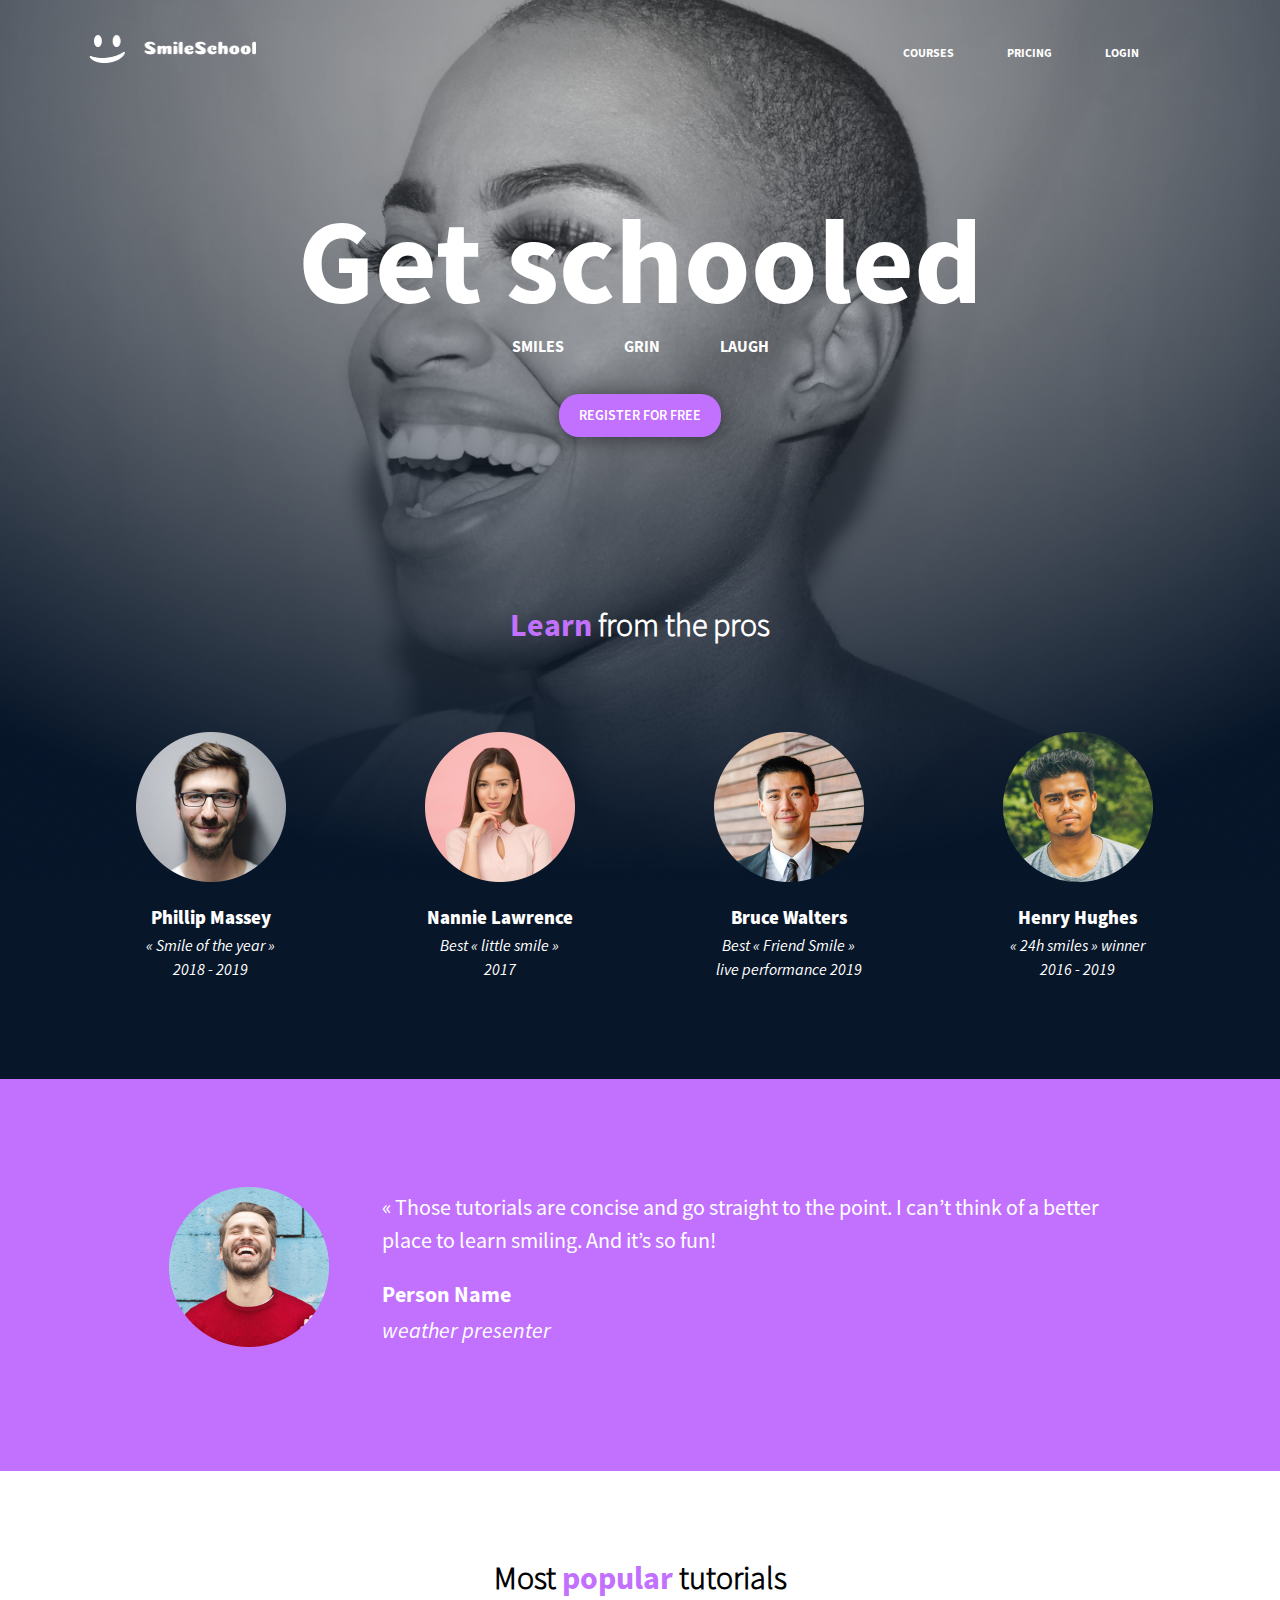
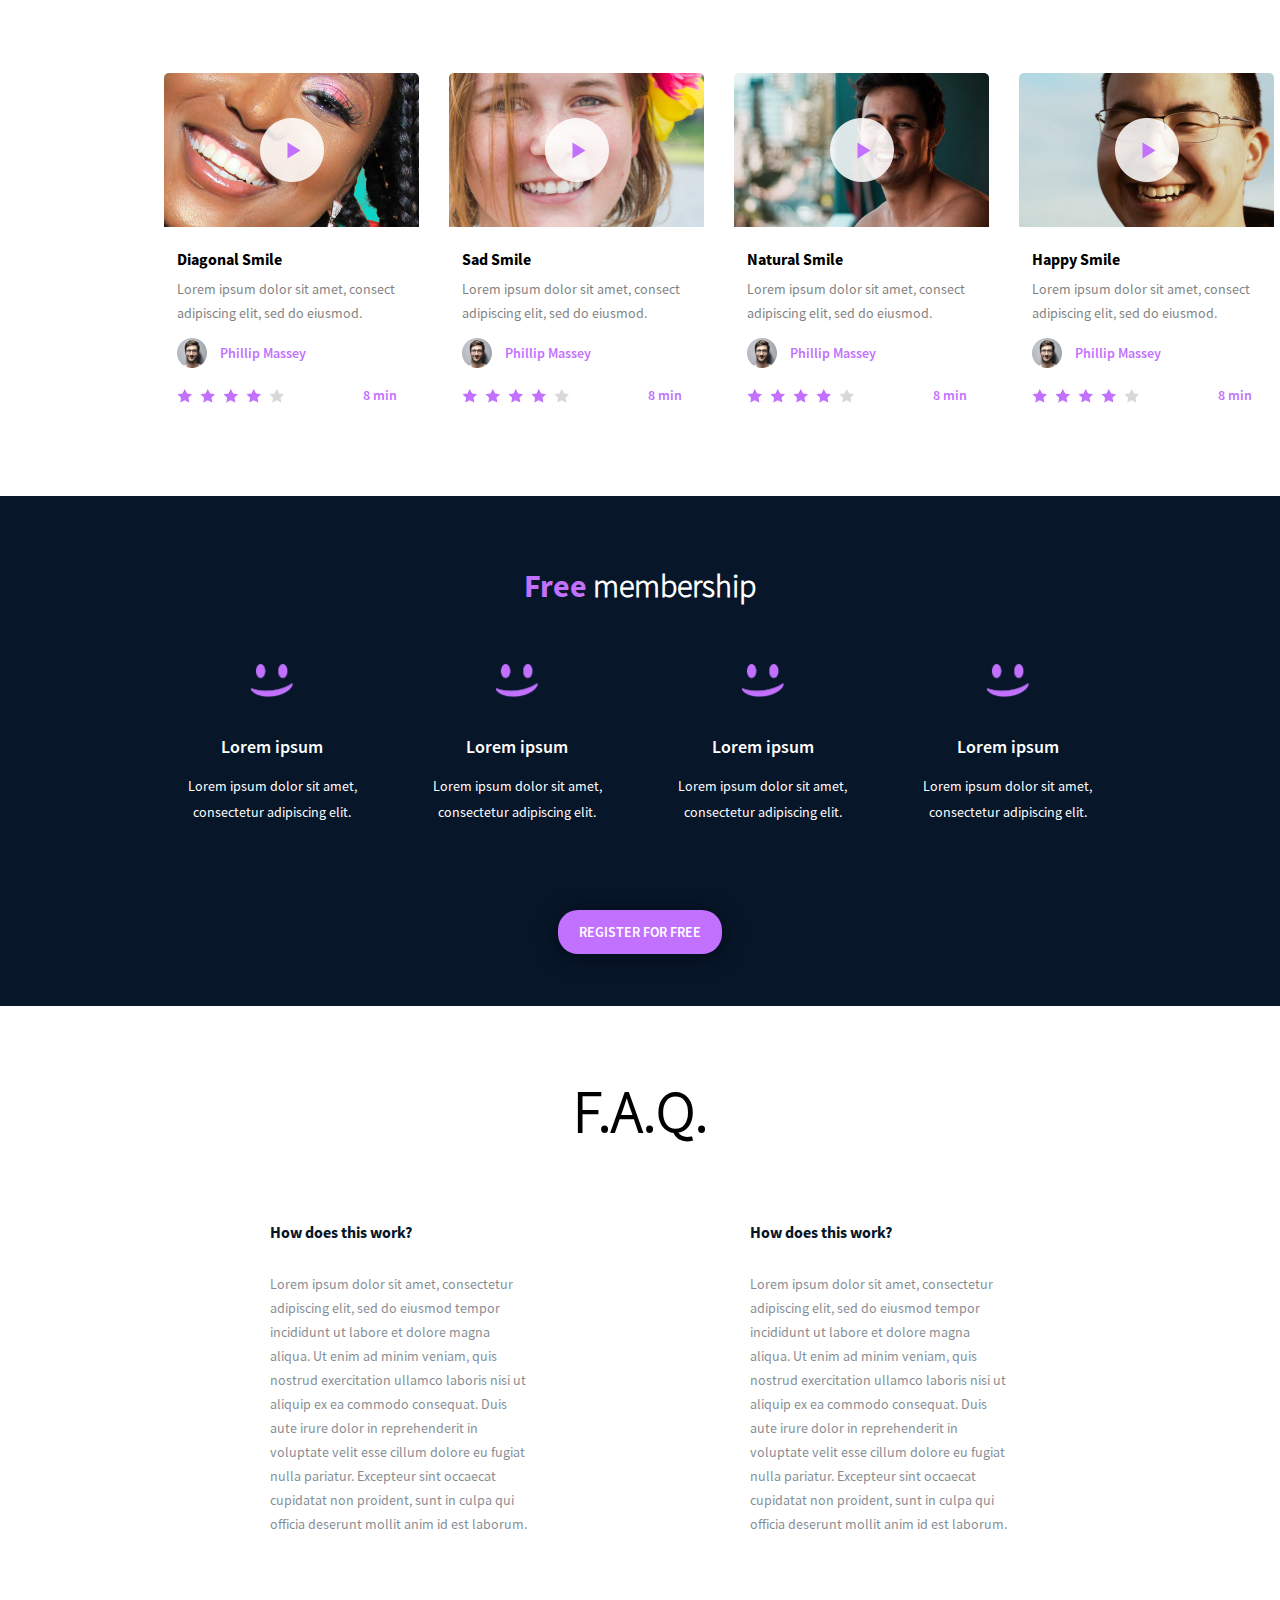
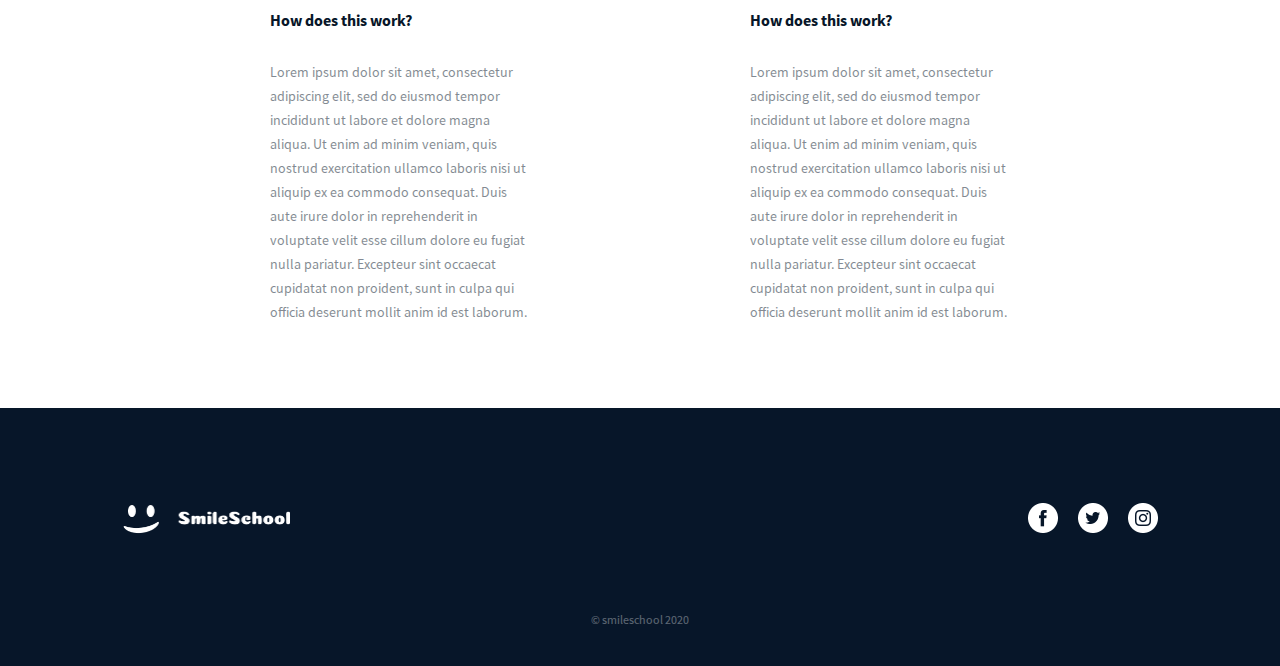
<file: css_advanced/index.html>
<!DOCTYPE HTML>
<html lang="en">
<head>
  <meta charset="UTF-8">
  <meta name="viewport" content="width=device-width, initial-scale=1.0">
  <link rel="stylesheet" href="styles.css" >
  <title>Home</title>
</head>
<body>
  <header class="header">
    <div>
      <a href="#"><img class="logo" src="./images/logo.png" alt="logo"></a>
      <div class="navsec">
        <a href="#">COURSES</a>
        <a href="#">PRICING</a>
        <a href="#">LOGIN</a>
      </div>
    </div>
  </header>
  
  <main id="main">
    <section class="banner"> <!-- Banner section -->
      <div class="top-div">
        <h1>Get schooled</h1>
        <p>SMILES GRIN LAUGH</p>
        <button>REGISTER FOR FREE</button>
      </div>
      
      <div class="bottom-div">
        <h2><span>Learn</span> from the pros</h2>
        <div class="persons">
          <div>
            <img src="./images/avatar1.png" alt="avatar1">
            <h3>Phillip Massey</h3>
            <p>« Smile of the year » 2018 - 2019</p>
          </div>
          <div>
            <img src="./images/avatar2.png" alt="avatar2">
            <h3>Nannie Lawrence</h3>
            <p>Best « little smile » 2017</p>
          </div>
          <div>
            <img src="./images/avatar3.png" alt="avatar3">
            <h3>Bruce Walters</h3>
            <p>Best « Friend Smile » live performance 2019</p>
          </div>
          <div>
            <img src="./images/avatar4.png" alt="avatar4">
            <h3>Henry Hughes</h3>
            <p>« 24h smiles » winner 2016 - 2019</p>
          </div>
        </div>
      </div>
    </section> <!-- End of Banner section -->
    
    <section class="quote"> <!-- Quote section -->
      <div class="quote-div">
        <img src="./images/avatar5.png" alt="avatar5" >
        <div>
          <blockquote>« Those tutorials are concise and go straight to the point.
            I can’t think of a better place to learn smiling. And it’s so fun!</blockquote>
          <p>Person Name</p>
          <p>weather presenter</p>
        </div>
      </div>
    </section> <!-- End of Quote section -->
    
    <section class="video"> <!-- Video section -->
      <h1>Most <span>popular</span> tutorials</h1>
      
      <div class="vids-block">
        <div class="video-div"> <!-- block 1 containing the 4 video block -->
          <img src="./images/preview1.png" alt="banner1">
          <h2>Diagonal Smile</h2>
          <p>Lorem ipsum dolor sit amet, consect adipiscing elit, sed do eiusmod.</p>
          <div class="author"> <!-- Author block -->
            <img src="./images/avatar6.png" alt="avatar6">
            <h3>Phillip Massey</h3>
          </div>
            
          <div class="vid-rating"> <!-- Rating block -->
            <div class="stars"> <!-- A block of images (one star = one image) -->
              <img src="./images/star.png" alt="star">
              <img src="./images/star.png" alt="star">
              <img src="./images/star.png" alt="star">
              <img src="./images/star.png" alt="star">
              <img src="./images/gray_star.png" alt="emptystar">
            </div>
            <p>8 min</p>
          </div>
        </div>
          
        <div class="video-div"><!-- block 2 containing the 4 video block -->
          <img src="./images/preview2.png" alt="banner2">
          <h2>Sad Smile</h2>
          <p>Lorem ipsum dolor sit amet, consect adipiscing elit, sed do eiusmod.</p>
          <div class="author"> <!-- Author block -->
            <img src="./images/avatar6.png" alt="avatar7">
            <h3>Phillip Massey</h3>
          </div>
            
          <div class="vid-rating"> <!-- Rating block -->
            <div class="stars"> <!-- A block of images (one star = one image) -->
              <img src="./images/star.png" alt="star">
              <img src="./images/star.png" alt="star">
              <img src="./images/star.png" alt="star">
              <img src="./images/star.png" alt="star">
              <img src="./images/gray_star.png" alt="emptystar">
            </div>
            <p>8 min</p>
          </div>
        </div>
          
        <div class="video-div"><!-- block 3 containing the 4 video block -->
          <img src="./images/preview3.png" alt="banner3">
          <h2>Natural Smile</h2>
          <p>Lorem ipsum dolor sit amet, consect adipiscing elit, sed do eiusmod.</p>
          <div class="author"> <!-- Author block -->
            <img src="./images/avatar6.png" alt="avatar8">
            <h3>Phillip Massey</h3>
          </div>
            
          <div class="vid-rating"> <!-- Rating block -->
            <div class="stars"> <!-- A block of images (one star = one image) -->
              <img src="./images/star.png" alt="star">
              <img src="./images/star.png" alt="star">
              <img src="./images/star.png" alt="star">
              <img src="./images/star.png" alt="star">
              <img src="./images/gray_star.png" alt="emptystar">
            </div>
            <p>8 min</p>
          </div>
        </div>
          
        <div class="video-div"><!-- block 4 containing the 4 video block -->
          <img src="./images/preview4.png" alt="banner4">
          <h2>Happy Smile</h2>
          <p>Lorem ipsum dolor sit amet, consect adipiscing elit, sed do eiusmod.</p>
          <div class="author"> <!-- Author block -->
            <img src="./images/avatar6.png" alt="avatar9">
            <h3>Phillip Massey</h3>
          </div>
            
          <div class="vid-rating"> <!-- Rating block -->
            <div class="stars"> <!-- A block of images (one star = one image) -->
              <img src="./images/star.png" alt="star">
              <img src="./images/star.png" alt="star">
              <img src="./images/star.png" alt="star">
              <img src="./images/star.png" alt="star">
              <img src="./images/gray_star.png" alt="emptystar">
            </div>
            <p>8 min</p>
          </div>
        </div>
      </div>
      
    </section> <!-- End of Video section -->
          
    <section class="membership"> <!-- Membership section -->
      <h1><span>Free</span> membership</h1>
      <div class="membership-container"> <!-- 4 blocks (img, header, text) -->
        <div class="membership-block">
          <img src="./images/smile.png" alt="smile">
          <h2>Lorem ipsum</h2>
          <p>Lorem ipsum dolor sit amet, consectetur adipiscing elit.</p>
        </div>
        <div class="membership-block">
          <img src="./images/smile.png" alt="smile">
          <h2>Lorem ipsum</h2>
          <p>Lorem ipsum dolor sit amet, consectetur adipiscing elit.</p>
        </div>
        <div class="membership-block">
          <img src="./images/smile.png" alt="smile">
          <h2>Lorem ipsum</h2>
          <p>Lorem ipsum dolor sit amet, consectetur adipiscing elit.</p>
        </div>
        <div class="membership-block">
          <img src="./images/smile.png" alt="smile">
          <h2>Lorem ipsum</h2>
          <p>Lorem ipsum dolor sit amet, consectetur adipiscing elit.</p>
        </div>
      </div> <!-- End of 4 blocks (img, header, text) -->
      <button>REGISTER FOR FREE</button>
    </section> <!-- End of Membership section -->
    
    <section class="faq"> <!-- FAQ section -->
      <h1>F.A.Q.</h1>
      
      <div class="faq-container"> <!-- block that contains 2 “row block” -->
        
        <div class="faq-row"> <!-- “row block” contains 2 “item block” -->
          
          <div class="faq-column">
            <h2>How does this work?</h2>
            <p>
              Lorem ipsum dolor sit amet, consectetur adipiscing elit, sed do
              eiusmod tempor incididunt ut labore et dolore magna aliqua. Ut
              enim ad minim veniam, quis nostrud exercitation ullamco laboris
              nisi ut aliquip ex ea commodo consequat. Duis aute irure dolor
              in reprehenderit in voluptate velit esse cillum dolore eu fugiat
              nulla pariatur. Excepteur sint occaecat cupidatat non proident,
              sunt in culpa qui officia deserunt mollit anim id est laborum.
              </p>
          </div>
          
          <div class="faq-column">
            <h2>How does this work?</h2>
            <p>
              Lorem ipsum dolor sit amet, consectetur adipiscing elit, sed do
              eiusmod tempor incididunt ut labore et dolore magna aliqua. Ut
              enim ad minim veniam, quis nostrud exercitation ullamco laboris
              nisi ut aliquip ex ea commodo consequat. Duis aute irure dolor
              in reprehenderit in voluptate velit esse cillum dolore eu fugiat
              nulla pariatur. Excepteur sint occaecat cupidatat non proident,
              sunt in culpa qui officia deserunt mollit anim id est laborum.
              </p>
          </div>
          
        </div>
        
        <div class="faq-row"> <!-- “row block” contains 2 “item block” -->
          
          <div class="faq-column">
            <h2>How does this work?</h2>
            <p>
              Lorem ipsum dolor sit amet, consectetur adipiscing elit, sed do
              eiusmod tempor incididunt ut labore et dolore magna aliqua. Ut
              enim ad minim veniam, quis nostrud exercitation ullamco laboris
              nisi ut aliquip ex ea commodo consequat. Duis aute irure dolor
              in reprehenderit in voluptate velit esse cillum dolore eu fugiat
              nulla pariatur. Excepteur sint occaecat cupidatat non proident,
              sunt in culpa qui officia deserunt mollit anim id est laborum.
              </p>
          </div>
          
          <div class="faq-column">
            <h2>How does this work?</h2>
            <p>
              Lorem ipsum dolor sit amet, consectetur adipiscing elit, sed do
              eiusmod tempor incididunt ut labore et dolore magna aliqua. Ut
              enim ad minim veniam, quis nostrud exercitation ullamco laboris
              nisi ut aliquip ex ea commodo consequat. Duis aute irure dolor
              in reprehenderit in voluptate velit esse cillum dolore eu fugiat
              nulla pariatur. Excepteur sint occaecat cupidatat non proident,
              sunt in culpa qui officia deserunt mollit anim id est laborum.
              </p>
          </div>
          
        </div>
      
      </div>
    </section>
    
  </main>
  
  <footer>
    <div class="footer-div">
      
      <div class="footer-container"> <!-- Div block for logo and links -->
        <div class="logo-links">
          <img class="logo" src="./images/logo.png">
          
          <div class="footer-links"> 
            <a><img src="./images/facebook.png" alt="fb_icon"></a>
            <a><img src="./images/twitter.png" alt="twitter_icon"></a>
            <a><img src="./images/instagram.png" alt="instagram_icon"></a>
          </div>
          
        </div>
      </div>
      
      <p>&copy; smileschool 2020</p>
    </div>
  </footer>
  
</body>
</html>
</file>
<file: css_advanced/styles.css>
/* Placing fonts that will be used everywhere on the website at the top to avoid FOUT */
/* Source used to determine the type of font by its weight on Figma file: `https://beautifulwebtype.com/source-sans-pro/` */

@font-face {
  font-family: "SourceSansPro-Regular"; /* font-weight: 400 */
  src: url(./fonts/SourceSansPro-Regular.otf);
}

@font-face {
  font-family: "SourceSansPro-Bold"; /* font-weight: 700 */
  src: url(./fonts/SourceSansPro-Bold.otf);
}

@font-face {
  font-family: "SourceSansPro-Light"; /* font-weight: 300 */
  src: url(./fonts/SourceSansPro-Light.otf);
}

@font-face {
  font-family: "SourceSansPro-Semibold"; /* font-weight: 600 */ 
  src: url(./fonts/SourceSansPro-Semibold.otf);
}

@font-face {
  font-family: "SourceSansPro-Black"; /* font-weight: 900 */ 
  src: url(./fonts/SourceSansPro-Black.otf);
}

@font-face {
  font-family: "SourceSansPro-It"; /* font-weight: 400 */ 
  src: url(./fonts/SourceSansPro-It.otf);
}


/* Unused fonts

@font-face {
  font-family: "SourceSansPro-Black";
  src: url(./fonts/SourceSansPro-BlackIt.otf);
}

@font-face {
  font-family: "SourceSansPro-It";
  src: url(./fonts/SourceSansPro-SemiboldIt.otf);

*/

* {
  padding: 0;
  margin: 0;
  text-decoration: none;
}

body {
  background-color: #071629;
  background-image: url(./images/bckgr.png);
  background-repeat: no-repeat;
  background-position: start;
  background-size: 100%;
}

/* -Header part */

.header {
  max-width: 1103px;
  height: 29px;
  margin: auto;
}

img.logo {
  width: 167px;
  height: 30px;
}

.header > div {
  padding-top: 35px;
  justify-content: space-between;
}

.header > div, .header div.navsec {
  display: flex;
  align-items: center;
}

.header div.navsec a {
  font-family: "SourceSansPro-Bold";
  margin-right: 53px; /* Could also use "gap" in |.header div.navsec| instead of margin-right here  */
  color: #fff;
  font-size: 12px;
  line-height: 15px;
}

/* END of Header part */

/* --Banner part */

#main {
  margin-top: 155.5px;
}

.banner {
  color: #FFFFFF;
}

.banner .top-div {
  font-family: "SourceSansPro-Bold";
  /* The rules below replace | text-align: center; | -- Had to use this, was messing up the layout when viewed on mobile devices */
  /* margin: auto; -- Not sure if needed*/
  display: flex;
  flex-direction: column;
  align-items: center;
  justify-content: center;
}

.banner h1 {
  font-size: 120px;
}

.banner .top-div p {
  word-spacing: 57px;
  font-size: 16px;
}

.banner button {
  font-family: "SourceSansPro-Semibold";
  font-size: 14px;
  line-height: 17.6px;
  padding: 13px 20px;
  margin-top: 38px;
  background-color: #C271FF;
  border-radius: 20px;
  color: #fff;
  border: none;
  box-shadow: 0px 2px 20px 0px #00000080;
  cursor: pointer;
}

.banner h2 {
  font-family: "SourceSansPro-Light";
  text-align: center;
  font-size: 32px;
}

.banner .bottom-div {
  margin-top: 168px;
}

.banner .bottom-div span {
  color: #C271FF;;
  font-family: "SourceSansPro-Bold";
}

.banner .bottom-div .persons {
  width: 1009px;
  display: flex;
  gap: 139px;
  margin-top: 87px;
  margin-left: auto;
  margin-right: auto;
}

.banner .bottom-div .persons img {
  width: 150px;
  height: 150px;
}

.banner .bottom-div .persons h3 {
  font-family: "SourceSansPro-Black";
  padding-top: 18px;
  padding-bottom: 2px;
  line-height: 27px;
}

.banner .bottom-div .persons p {
  font-family: "SourceSansPro-It";
  font-size: 16px;
  line-height: 24px;
}

.banner .bottom-div .persons div {
  text-align: center;
}

/* END of Banner part */

/* ---Quote part */

.quote {
  background-color: #C271FF;
  margin-top: 98px;
  padding: 108px 0 124px 0; /* Replaced |padding: 108px 273px 124px 260px;|, was "collapsing" faster */
}

.quote .quote-div {
  max-width: 943px;
  display: flex;
  align-items: center;
  margin: auto; /* this centers the block without causing any headache */
}

.quote .quote-div div {
  font-size: 22px;
  color: #fff;
}

.quote .quote-div img {
  width: 160px;
  height: 160px;
  margin-right: 53px; /* or can use gap in quote.div */
}

.quote .quote-div div blockquote {
  font-family: "SourceSansPro-Regular";
  line-height: 33.6px;
}

.quote .quote-div div p {
  font-family: "SourceSansPro-Bold";
  margin-top: 22px;
}

.quote .quote-div div p:last-child {
  font-family: "SourceSansPro-It";
  margin-top: 8px;
}

/* END of Quote part */


/* ----Video part */

.video {
  background-color: #fff;
  padding: 87px 106px;
}

.video h1 {
  font-family: "SourceSansPro-Light";
  font-size: 32px;
  text-align: center;
  margin-bottom: 75px;
}

.video h1 span {
  font-family: "SourceSansPro-Bold";
  color: #C271FF;
}

.vids-block .video-div h2 {
  font-size: 16px;
  font-family: "SourceSansPro-Bold";
  padding: 18px 0 7.6px 13px;
}

.vids-block .video-div .author h3 {
  font-size: 14px;
  font-family: "SourceSansPro-Semibold";
  color: #C271FF;
  padding: 2px 0 15px 0;
  line-height: 27px;
}

.video .video-div .author {
  display: flex;
  align-items: center;
}

.vids-block {
  padding: 0 58px;
  margin: auto;
  max-width: 1228px;
  display: flex;
  justify-content: space-between;
}

.video .vids-block .video-div {
  margin-right: 30px;
  /* margin-left: 0; -- doesnt work for some reason but this is not that important */
  max-width: 255px;
  position: relative; /* Very important! Without this, the ::after button won't appear on the images. Basically "establishes a positioning context". */
}

/* Remove the part below later. I had an idea on how to be even more precise to not have the last vid block get unnecessary/incorrect margin
but it ended up removing margin on the right side altogether 

.video .vids-block:nth-last-child(n + 3) { 
  margin-right: 0;
}

*/

.video-div > img {
  width: 255px;
  height: 154px;
}

.video-div > p {
  font-family: "SourceSansPro-Regular";
  opacity: 50%;
  font-size: 14px;
  padding: 0 0 13.4px 13px;
  line-height: 24px;
}

.video .video-div .author img {
  height: 30px;
  width: 30px;
  padding: 0 13px 14px 13px;
}

.video .vid-rating img {
  width: 15px;
  height: 14px;
}

.video .vid-rating {
  display: flex;
  align-items: center;
  margin: 0 22px 0 13px;
}

.video .vid-rating .stars {
  display: flex;
  gap: 8px;
}

.video .vid-rating p {
  font-family: "SourceSansPro-Semibold";
  padding-left: 79px;
  line-height: 27px;
  font-size: 14px;
  color: #C271FF;
}

.video .video-div::after {
  content: ""; /* Empty content for pseudo-element */
  background-image: url("./images/playbutton.png");
  background-size: 64px 64px; /* determines how a background image should be sized within its container */
  height: 64px; /* Height of the pseudo-element */
  width: 64px; /* And its width */
  position: absolute; /* Very important just like the `position: relative` above in the `.video .vids-block .video-div{}`.
  It is basically a position relative to the outer "container". */
  top: 45px;
  right: 95px;
  cursor: pointer;
}

/* END of Video part */


/* -----Membership part */

section.membership {
  background-color: #071629;
  color: #FFFFFF;
}

section.membership > h1 {
  font-family: "SourceSansPro-Light";
  font-size: 32px;
  text-align: center;
  padding: 70px 0 58px 0;
  /* line-height: 40px; */ 
}

section.membership span {
  color: #C271FF;
  font-family: "SourceSansPro-Bold";
}

.membership .membership-container {
  max-width: 1112px; /* Max width 1440 minus 164 from left and right */
  display: flex;
  align-items: center;
  padding: 0 164px 85px 164px;
  gap: 29px;
  margin: auto; /* centers */
}

.membership .membership-container .membership-block img {
  width: 44px;
  height: 35px;
}

.membership .membership-container .membership-block {
  text-align: center;
  line-height: 26px;
}

.membership .membership-container .membership-block h2 {
  font-family: "SourceSansPro-Semibold";
  font-size: 18px;
  padding: 27px 0 13px 0;
}

.membership .membership-container .membership-block p {
  font-family: "SourceSansPro-Regular";
  font-size: 14px;
  padding: 0 22.5px;
}

.membership button {
  cursor: pointer;
  margin: auto;
  display: block; /* Setting to block because they automatically expand to fill the available width (this ensures that the button spans the entire width of the parent container) */
  padding: 13px 21px;
  font-family: "SourceSansPro-Semibold";
  font-size: 14px;
  color: #FFFFFF;
  background-color: #C271FF;
  box-shadow: 0px 2px 20px 0px #00000080;
  border: none; /* no one likes default button border */
  border-radius: 20px;
  margin-bottom: 52px;
}

/* END of Membership part */


/* ------FAQ part */

.faq {
  background-color: #FFFFFF;
  padding: 67px 270px 84px 270px;
}

.faq .faq-container {
  color: #071629;
  display: grid;
  grid-template-columns: auto auto auto;
  margin: auto;
  max-width: 920px;
}

.faq h1 {
  font-size: 60px;
  font-family: "SourceSansPro-Light";
  text-align: center;
}

.faq .faq-container .faq-row .faq-column {
  padding-top: 74px;
}

.faq .faq-container .faq-row:first-of-type .faq-column {
  padding-right: 220px;
}

.faq .faq-container .faq-row .faq-column h2 {
  padding-bottom: 30px;
  font-size: 16px;
  font-family: "SourceSansPro-Bold";
  line-height: 20px;
}

.faq .faq-container .faq-row .faq-column p {
  font-size: 14px;
  font-family: "SourceSansPro-Regular";
  opacity: 50%;
  line-height: 24px;
}

/* END of FAQ part */


/* -------Footer */

footer {
  color: #FFFFFF;
}

.footer-container {
  padding: 95px 0 75px 0;
  max-width: 1035px;
  margin: auto;
}

.logo-links {
  display: flex;
  align-items: center;
  gap: 738px;
}

.logo-links img.logo {
  margin: auto;
}

.footer-links {
  display: flex;
  gap: 20px;
  /* margin: auto; */
}

.footer-links img {
  height: 30px;
  width: 30px;
}

.footer-div p {
  font-family: "SourceSansPro-Regular";
  font-size: 12px;
  line-height: 15px;
  text-align: center;
  padding-bottom: 39px;
  opacity: 35%;
}

/* END of Footer */
</file>
